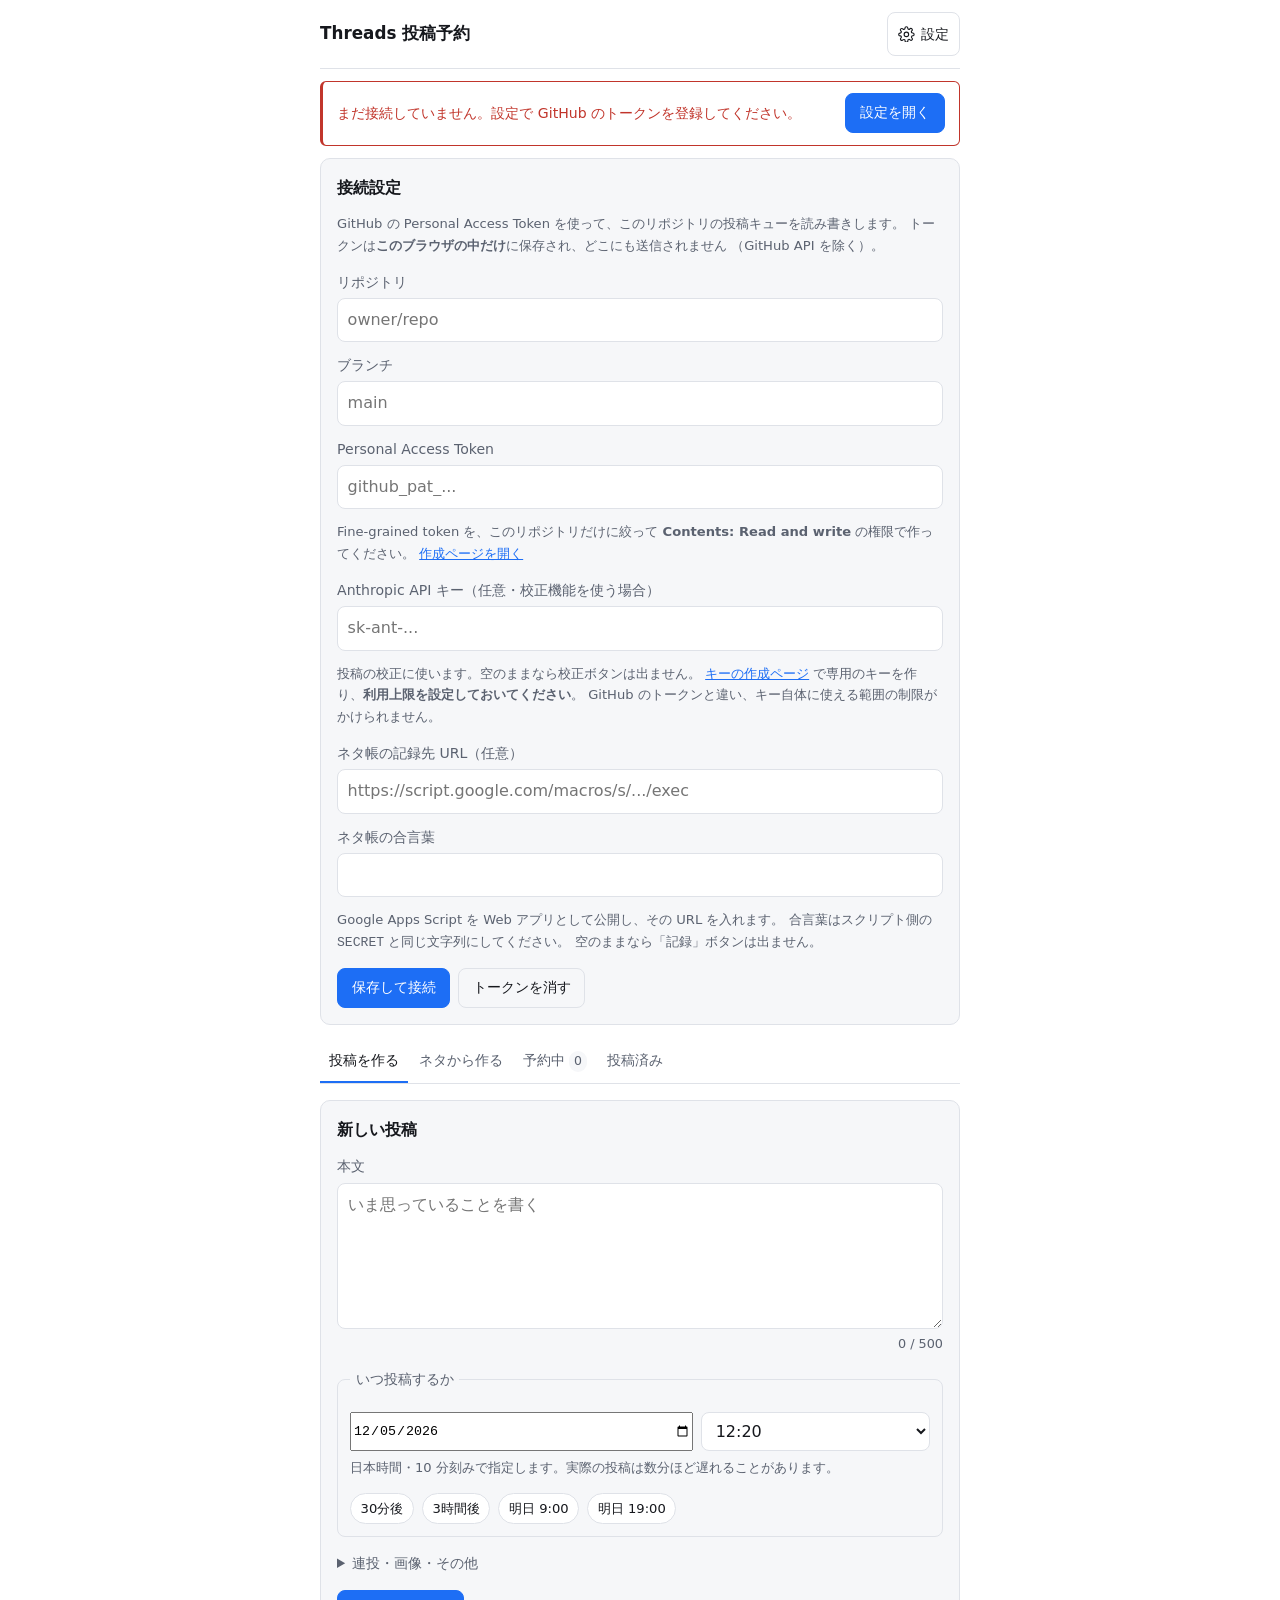
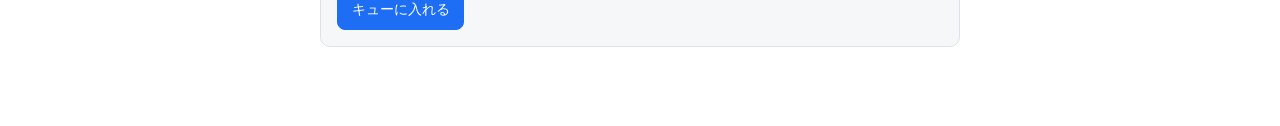
<file: docs/index.html>
<!doctype html>
<html lang="ja">
  <head>
    <meta charset="utf-8" />
    <meta name="viewport" content="width=device-width, initial-scale=1" />
    <meta name="color-scheme" content="light dark" />
    <title>Threads 投稿予約</title>
    <link rel="stylesheet" href="./styles.css?v=16" />
  </head>
  <body>
    <header class="topbar">
      <h1>Threads 投稿予約</h1>
      <div class="topbar-actions">
        <button id="open-notes" class="icon-btn" type="button" title="ネタを記録する">
          <svg viewBox="0 0 24 24" aria-hidden="true"><path d="M4 4h11l5 5v11a0 0 0 0 1 0 0H4z"/><path d="M15 4v5h5"/><path d="M8 13h8M8 17h5"/></svg>
          <span class="icon-btn-label">記録</span>
        </button>
        <button id="open-settings" class="icon-btn" type="button" title="接続設定">
          <svg viewBox="0 0 24 24" aria-hidden="true"><circle cx="12" cy="12" r="3.2"/><path d="M19.4 15a1.6 1.6 0 0 0 .3 1.8l.1.1a2 2 0 1 1-2.8 2.8l-.1-.1a1.6 1.6 0 0 0-1.8-.3 1.6 1.6 0 0 0-1 1.5V21a2 2 0 1 1-4 0v-.1A1.6 1.6 0 0 0 9 19.4a1.6 1.6 0 0 0-1.8.3l-.1.1a2 2 0 1 1-2.8-2.8l.1-.1a1.6 1.6 0 0 0 .3-1.8 1.6 1.6 0 0 0-1.5-1H3a2 2 0 1 1 0-4h.1A1.6 1.6 0 0 0 4.6 9a1.6 1.6 0 0 0-.3-1.8l-.1-.1a2 2 0 1 1 2.8-2.8l.1.1a1.6 1.6 0 0 0 1.8.3H9a1.6 1.6 0 0 0 1-1.5V3a2 2 0 1 1 4 0v.1a1.6 1.6 0 0 0 1 1.5 1.6 1.6 0 0 0 1.8-.3l.1-.1a2 2 0 1 1 2.8 2.8l-.1.1a1.6 1.6 0 0 0-.3 1.8V9a1.6 1.6 0 0 0 1.5 1H21a2 2 0 1 1 0 4h-.1a1.6 1.6 0 0 0-1.5 1z"/></svg>
          <span class="icon-btn-label">設定</span>
          <span id="conn-dot" class="conn-dot" aria-hidden="true"></span>
        </button>
      </div>
    </header>

    <!-- 接続できていないときだけ出す。正常時は何も出さない。 -->
    <div id="conn-alert" class="conn-alert" role="status" hidden>
      <span id="conn-alert-text"></span>
      <button id="conn-alert-open" class="btn btn-primary" type="button">設定を開く</button>
    </div>

    <div id="banner" class="banner" hidden></div>

    <!-- 設定 -->
    <section id="settings" class="panel" hidden>
      <h2>接続設定</h2>
      <p id="conn-detail" class="conn-detail" hidden></p>
      <p class="note">
        GitHub の Personal Access Token を使って、このリポジトリの投稿キューを読み書きします。
        トークンは<strong>このブラウザの中だけ</strong>に保存され、どこにも送信されません
        （GitHub API を除く）。
      </p>
      <label>
        リポジトリ
        <input id="cfg-repo" type="text" placeholder="owner/repo" autocomplete="off" />
      </label>
      <label>
        ブランチ
        <input id="cfg-branch" type="text" placeholder="main" autocomplete="off" />
      </label>
      <label>
        Personal Access Token
        <input id="cfg-token" type="password" placeholder="github_pat_..." autocomplete="off" />
      </label>
      <p class="note">
        Fine-grained token を、このリポジトリだけに絞って
        <strong>Contents: Read and write</strong> の権限で作ってください。
        <a id="pat-link" href="https://github.com/settings/personal-access-tokens/new" target="_blank" rel="noreferrer">作成ページを開く</a>
      </p>

      <label>
        Anthropic API キー（任意・校正機能を使う場合）
        <input id="cfg-anthropic" type="password" placeholder="sk-ant-..." autocomplete="off" />
      </label>
      <p class="note">
        投稿の校正に使います。空のままなら校正ボタンは出ません。
        <a href="https://console.anthropic.com/settings/keys" target="_blank" rel="noreferrer">キーの作成ページ</a>
        で専用のキーを作り、<strong>利用上限を設定しておいてください</strong>。
        GitHub のトークンと違い、キー自体に使える範囲の制限がかけられません。
      </p>
      <label>
        ネタ帳の記録先 URL（任意）
        <input id="cfg-notes-url" type="url" placeholder="https://script.google.com/macros/s/.../exec" autocomplete="off" />
      </label>
      <label>
        ネタ帳の合言葉
        <input id="cfg-notes-secret" type="password" autocomplete="off" />
      </label>
      <p class="note">
        Google Apps Script を Web アプリとして公開し、その URL を入れます。
        合言葉はスクリプト側の <code>SECRET</code> と同じ文字列にしてください。
        空のままなら「記録」ボタンは出ません。
      </p>

      <div class="row">
        <button id="save-settings" class="btn btn-primary" type="button">保存して接続</button>
        <button id="clear-settings" class="btn btn-ghost" type="button">トークンを消す</button>
      </div>
    </section>

    <!-- ネタの記録 -->
    <section id="notes" class="panel" hidden>
      <h2>ネタを記録する</h2>
      <p class="note">
        思いついたこと、あったこと、引っかかっていること。整える必要はありません。
        単語でも、言いかけでも構いません。日時は自動で付きます。
      </p>
      <label>
        <textarea id="n-text" rows="6" placeholder="例: 現場で「これ自分でもできますか」と聞かれた。"></textarea>
      </label>
      <div class="counter"><span id="n-count">0</span> 文字</div>
      <div class="row">
        <button id="save-note" class="btn btn-primary" type="button">記録する</button>
        <button id="close-notes" class="btn btn-ghost" type="button">閉じる</button>
        <span id="note-status" class="note"></span>
      </div>
      <p id="notes-unset" class="note" hidden>
        記録先が未設定です。設定の「ネタ帳の記録先」に、Google Apps Script の URL と合言葉を入れてください。
      </p>
    </section>

    <nav class="tabs" role="tablist">
      <button class="tab is-active" data-tab="compose" role="tab" type="button">投稿を作る</button>
      <button class="tab" data-tab="split" role="tab" type="button">ネタから作る</button>
      <button class="tab" data-tab="queue" role="tab" type="button">
        予約中 <span id="queue-count" class="count">0</span>
      </button>
      <button class="tab" data-tab="history" role="tab" type="button">投稿済み</button>
    </nav>

    <!-- 投稿を作る -->
    <section id="tab-compose" class="tabpanel" role="tabpanel">
      <form id="composer" class="panel">
        <div id="edit-bar" class="edit-bar" hidden>
          <span class="edit-chip">編集中</span>
          <span id="edit-target" class="edit-target"></span>
          <button id="cancel-edit-top" class="btn btn-ghost" type="button">やめる</button>
        </div>
        <h2 id="composer-title">新しい投稿</h2>

        <label>
          本文
          <textarea id="f-text" rows="5" maxlength="500" placeholder="いま思っていることを書く"></textarea>
        </label>
        <div class="counter"><span id="count-text">0</span> / 500</div>

        <div class="row proofread-bar" id="proofread-bar" hidden>
          <button id="proofread" class="btn" type="button">Claude で校正する</button>
          <span id="proofread-status" class="note"></span>
        </div>

        <div id="proofread-result" class="proofread" hidden>
          <div class="field-label">校正案</div>
          <div id="proofread-text" class="card-text"></div>
          <ul id="proofread-notes" class="notes"></ul>
          <div class="row">
            <button id="apply-proofread" class="btn btn-primary" type="button">この文面にする</button>
            <button id="dismiss-proofread" class="btn btn-ghost" type="button">閉じる</button>
          </div>
        </div>

        <fieldset class="when">
          <legend>いつ投稿するか</legend>
          <div id="when-scheduled">
            <div class="datetime">
              <input id="f-date" type="date" aria-label="投稿する日付" />
              <select id="f-time" aria-label="投稿する時刻"></select>
            </div>
            <div class="note">日本時間・10 分刻みで指定します。実際の投稿は数分ほど遅れることがあります。</div>
            <div class="row quick">
              <button class="btn btn-chip" type="button" data-quick="30">30分後</button>
              <button class="btn btn-chip" type="button" data-quick="180">3時間後</button>
              <button class="btn btn-chip" type="button" data-quick="tomorrow9">明日 9:00</button>
              <button class="btn btn-chip" type="button" data-quick="tomorrow19">明日 19:00</button>
            </div>
          </div>
        </fieldset>

        <details class="more">
          <summary>連投・画像・その他</summary>

          <div class="field">
            <span class="field-label">連投（1件目への返信として順につながります）</span>
            <div id="thread-parts"></div>
            <button id="add-thread" class="btn btn-ghost" type="button">＋ 連投を追加</button>
          </div>

          <div class="field">
            <span class="field-label">画像</span>
            <input id="f-image" type="file" accept="image/jpeg,image/png" />
            <div id="image-preview" class="image-preview" hidden>
              <img id="image-thumb" alt="添付画像のプレビュー" />
              <div>
                <div id="image-name" class="mono"></div>
                <button id="remove-image" class="btn btn-ghost" type="button">外す</button>
              </div>
            </div>
            <label>
              代替テキスト（読み上げ用の説明）
              <input id="f-alt" type="text" placeholder="例: 雨の降る福井の街並み" />
            </label>
            <div class="note">
              JPEG / PNG、8MB まで。リポジトリの assets/images/ に保存され、その公開 URL を Threads に渡します。
            </div>
          </div>

          <label>
            リンク（本文に添えるカード）
            <input id="f-link" type="url" placeholder="https://example.com" />
          </label>

          <label>
            返信できる人
            <select id="f-reply-control">
              <option value="">指定しない（全員）</option>
              <option value="everyone">全員</option>
              <option value="accounts_you_follow">フォローしているアカウントのみ</option>
              <option value="mentioned_only">メンションしたアカウントのみ</option>
            </select>
          </label>
        </details>

        <div class="row">
          <button id="submit" class="btn btn-primary" type="submit">キューに入れる</button>
          <button id="cancel-edit" class="btn btn-ghost" type="button" hidden>編集をやめる</button>
        </div>
      </form>
    </section>

    <!-- ネタから作る -->
    <section id="tab-split" class="tabpanel" role="tabpanel" hidden>
      <form id="splitter" class="panel">
        <h2>ネタから投稿を作る</h2>
        <p class="note">
          話したいことをそのまま書いてください。箇条書きでも、思いつくままでも構いません。
          Claude が読んで、独立して読める投稿に分けます。
        </p>
        <label>
          ネタ
          <textarea id="s-source" rows="8" placeholder="例: 今日は自動投稿の仕組みを作った。GitHub Actions の cron が動かなくて…"></textarea>
        </label>
        <div class="counter"><span id="s-count">0</span> 文字</div>
        <label>
          何本に分けるか
          <select id="s-parts">
            <option value="2">2 本</option>
            <option value="3" selected>3 本</option>
            <option value="4">4 本</option>
            <option value="5">5 本</option>
          </select>
        </label>
        <div class="row">
          <button id="split" class="btn btn-primary" type="submit">Claude で分ける</button>
          <span id="split-status" class="note"></span>
        </div>
      </form>

      <div id="split-result" class="panel" hidden>
        <h2>できた投稿</h2>
        <p class="note">そのまま直せます。要らない本は「外す」で除けます。</p>
        <div id="split-items"></div>

        <fieldset class="when">
          <legend>いつから投稿するか</legend>
          <div class="datetime">
            <input id="s-date" type="date" aria-label="1 本目の日付" />
            <select id="s-time" aria-label="1 本目の時刻"></select>
          </div>
          <label>
            間隔
            <select id="s-interval">
              <option value="30">30 分おき</option>
              <option value="60">1 時間おき</option>
              <option value="180">3 時間おき</option>
              <option value="1440" selected>1 日おき</option>
            </select>
          </label>
          <div id="split-preview" class="note"></div>
        </fieldset>

        <div class="row">
          <button id="save-split" class="btn btn-primary" type="button">まとめて予約する</button>
          <button id="discard-split" class="btn btn-ghost" type="button">やめる</button>
        </div>
      </div>
    </section>

    <!-- 予約中 -->
    <section id="tab-queue" class="tabpanel" role="tabpanel" hidden>
      <div id="queue-list" class="list"></div>
      <p id="queue-empty" class="empty" hidden>予約中の投稿はありません。</p>
    </section>

    <!-- 投稿済み -->
    <section id="tab-history" class="tabpanel" role="tabpanel" hidden>
      <div id="history-list" class="list"></div>
      <p id="history-empty" class="empty" hidden>まだ投稿はありません。</p>
    </section>

    <script src="./app.js?v=16"></script>
  </body>
</html>
</file>
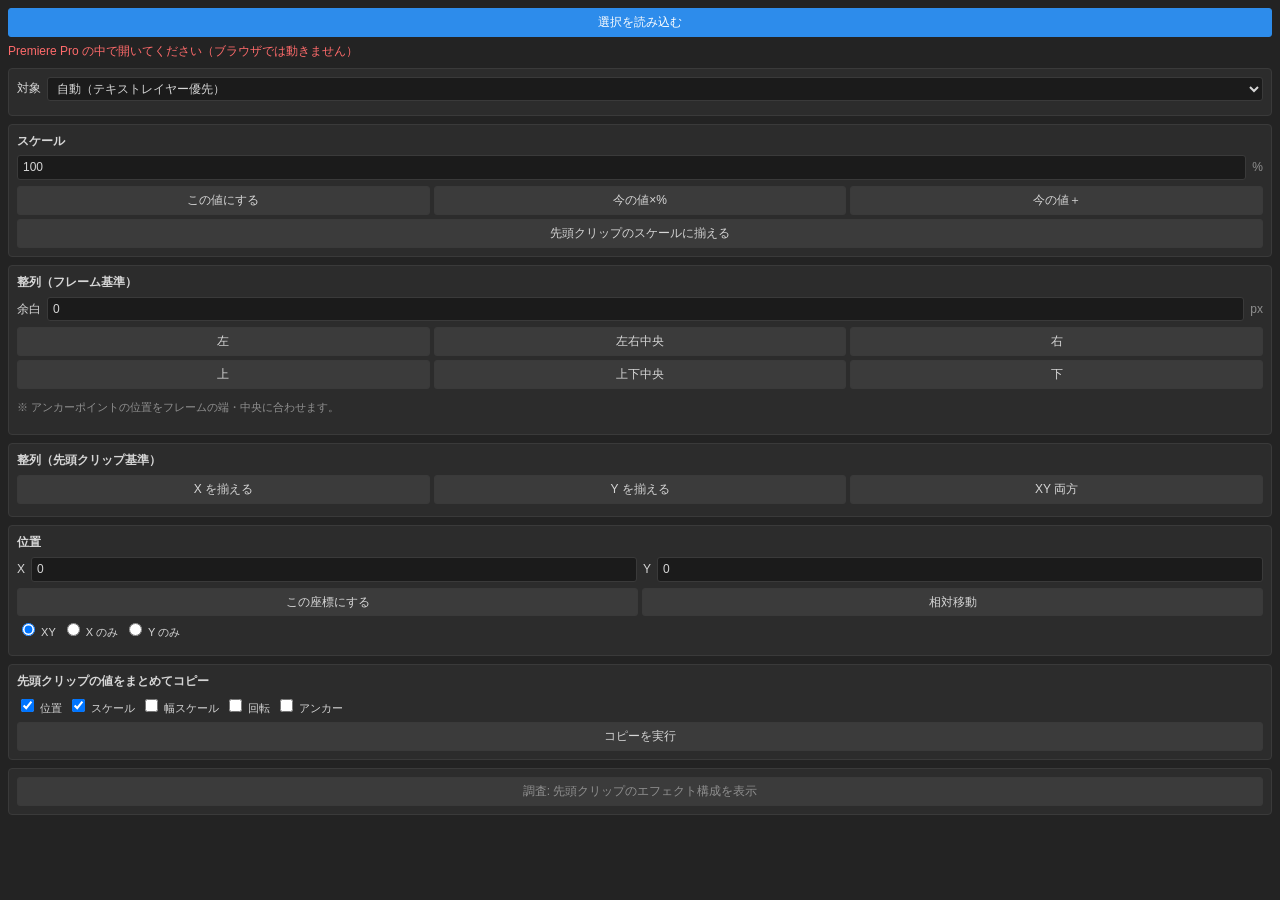
<file: premiere-telop-batch/index.html>
<!DOCTYPE html>
<html lang="ja">
<head>
  <meta charset="UTF-8">
  <title>テロップ一括調整</title>
  <link rel="stylesheet" href="css/style.css">
</head>
<body>
  <header>
    <button id="refresh" class="primary">選択を読み込む</button>
    <div id="status" class="muted">タイムラインでテロップを複数選択してください</div>
  </header>

  <section>
    <label class="row">
      <span>対象</span>
      <select id="target">
        <option value="auto">自動（テキストレイヤー優先）</option>
        <option value="text">テキストレイヤーのトランスフォーム</option>
        <option value="motion">クリップのモーション</option>
      </select>
    </label>
    <div id="ref" class="muted small"></div>
  </section>

  <section>
    <h2>スケール</h2>
    <div class="row">
      <input id="scaleValue" type="number" value="100" step="1">
      <span class="unit">%</span>
    </div>
    <div class="grid3">
      <button data-scale="set" title="全クリップのスケールをこの値にする">この値にする</button>
      <button data-scale="mul" title="今のスケールに対して ○% 倍（例: 90 で 1 割縮小）">今の値×%</button>
      <button data-scale="add" title="今のスケールに加算（マイナス可）">今の値＋</button>
    </div>
    <button data-scale="ref" class="wide">先頭クリップのスケールに揃える</button>
  </section>

  <section>
    <h2>整列（フレーム基準）</h2>
    <div class="row">
      <span>余白</span>
      <input id="margin" type="number" value="0" step="1">
      <span class="unit">px</span>
    </div>
    <div class="grid3">
      <button data-align="left">左</button>
      <button data-align="hcenter">左右中央</button>
      <button data-align="right">右</button>
      <button data-align="top">上</button>
      <button data-align="vcenter">上下中央</button>
      <button data-align="bottom">下</button>
    </div>
    <p class="muted small">※ アンカーポイントの位置をフレームの端・中央に合わせます。</p>
  </section>

  <section>
    <h2>整列（先頭クリップ基準）</h2>
    <div class="grid3">
      <button data-refpos="x">X を揃える</button>
      <button data-refpos="y">Y を揃える</button>
      <button data-refpos="xy">XY 両方</button>
    </div>
  </section>

  <section>
    <h2>位置</h2>
    <div class="row">
      <span>X</span><input id="posX" type="number" value="0" step="1">
      <span>Y</span><input id="posY" type="number" value="0" step="1">
    </div>
    <div class="grid2">
      <button data-pos="set" title="X・Y をこの座標(px)にする">この座標にする</button>
      <button data-pos="offset" title="今の位置から X・Y px 動かす">相対移動</button>
    </div>
    <div class="row small">
      <label><input type="radio" name="axis" value="xy" checked> XY</label>
      <label><input type="radio" name="axis" value="x"> X のみ</label>
      <label><input type="radio" name="axis" value="y"> Y のみ</label>
    </div>
  </section>

  <section>
    <h2>先頭クリップの値をまとめてコピー</h2>
    <div class="row small wrap">
      <label><input type="checkbox" name="match" value="position" checked> 位置</label>
      <label><input type="checkbox" name="match" value="scale" checked> スケール</label>
      <label><input type="checkbox" name="match" value="scaleWidth"> 幅スケール</label>
      <label><input type="checkbox" name="match" value="rotation"> 回転</label>
      <label><input type="checkbox" name="match" value="anchor"> アンカー</label>
    </div>
    <button id="match" class="wide">コピーを実行</button>
  </section>

  <section>
    <button id="inspect" class="wide subtle">調査: 先頭クリップのエフェクト構成を表示</button>
    <pre id="log"></pre>
  </section>

  <script src="js/main.js"></script>
</body>
</html>
</file>
<file: docs/styles.css>
:root {
  --bg: #ffffff;
  --bg-soft: #f6f7f9;
  --fg: #16181d;
  --fg-muted: #5b6270;
  --border: #dfe2e8;
  --accent: #1d6ef5;
  --accent-fg: #ffffff;
  --danger: #c1352b;
  --ok: #1a7f4b;
  --accent-soft: #e7f0fe;
  --radius: 10px;
}

@media (prefers-color-scheme: dark) {
  :root {
    --bg: #14161a;
    --bg-soft: #1c1f25;
    --fg: #e8eaed;
    --fg-muted: #9aa2b1;
    --border: #2c313a;
    --accent: #4d8dff;
    --accent-fg: #0b1220;
    --danger: #ff7a70;
    --ok: #5cd196;
    --accent-soft: #16263d;
  }
}

* { box-sizing: border-box; }

/* display を指定した要素にも hidden 属性を効かせる */
[hidden] { display: none !important; }

body {
  margin: 0 auto;
  padding: 0 1rem 4rem;
  max-width: 42rem;
  background: var(--bg);
  color: var(--fg);
  font-family: system-ui, -apple-system, "Hiragino Sans", "Noto Sans JP", sans-serif;
  line-height: 1.65;
}

/* 上端に貼り付ける。長いキューを見ているときでも、記録と設定に手が届く。 */
.topbar {
  position: sticky;
  top: 0;
  z-index: 20;
  display: flex;
  align-items: center;
  justify-content: space-between;
  gap: 0.75rem;
  padding: 0.75rem 0;
  background: var(--bg);
  border-bottom: 1px solid var(--border);
}

.topbar h1 { margin: 0; font-size: 1.05rem; white-space: nowrap; }
.topbar-actions { display: flex; align-items: center; gap: 0.5rem; }

/* 上部のアイコンボタン。狭い画面では文字を畳んでアイコンだけにする。 */
.icon-btn {
  display: inline-flex;
  align-items: center;
  gap: 0.35rem;
  position: relative;
  padding: 0.4rem 0.65rem;
  border: 1px solid var(--border);
  border-radius: 8px;
  background: var(--bg);
  color: var(--fg);
  font: inherit;
  font-size: 0.85rem;
  cursor: pointer;
}
.icon-btn { min-height: 2.75rem; }
.icon-btn:hover { background: var(--bg-soft); }
.icon-btn:focus-visible { outline: 2px solid var(--accent); outline-offset: 2px; }
.icon-btn svg {
  width: 1.05rem;
  height: 1.05rem;
  flex: none;
  fill: none;
  stroke: currentColor;
  stroke-width: 1.6;
  stroke-linecap: round;
  stroke-linejoin: round;
}

/* 接続できているときの印。異常時は色を変えず、下の帯で知らせる。 */
.conn-dot {
  width: 7px;
  height: 7px;
  border-radius: 50%;
  background: var(--ok);
  flex: none;
  margin-left: 0.1rem;
}
.conn-dot[hidden] { display: none !important; }

/* 接続できていないときだけ出る帯。正常時は何も出さない。 */
.conn-alert {
  display: flex;
  align-items: center;
  gap: 0.75rem;
  flex-wrap: wrap;
  margin: 0.75rem 0;
  padding: 0.7rem 0.9rem;
  border: 1px solid var(--danger);
  border-left-width: 3px;
  border-radius: 6px;
  color: var(--danger);
  font-size: 0.88rem;
}
.conn-alert > span { flex: 1 1 12rem; }
.conn-alert .btn { flex: none; }

/* 設定パネルの中に出す接続先。ふだんは見せる必要がない情報。 */
.conn-detail {
  margin: 0 0 0.9rem;
  padding: 0.55rem 0.75rem;
  border: 1px solid var(--border);
  border-left: 3px solid var(--ok);
  border-radius: 6px;
  background: var(--bg-soft);
  font-size: 0.82rem;
  color: var(--fg-muted);
  line-height: 1.7;
}
.conn-detail b { color: var(--ok); font-weight: 600; }
.conn-detail .mono { color: var(--fg); }

/* 記録は思いついた瞬間に押すもの。いちばん押しやすくしておく。
   設定はめったに触らないので小さいままにして、差をつける。 */
#open-notes {
  padding: 0.6rem 1.1rem;
  font-size: 0.95rem;
  font-weight: 600;
  background: var(--accent-soft);
  border-color: var(--accent);
  color: var(--accent);
}
#open-notes svg { width: 1.25rem; height: 1.25rem; stroke-width: 1.8; }
#open-notes:hover { background: var(--accent); color: var(--accent-fg); }

@media (max-width: 420px) {
  /* 畳むのは設定の文字だけ。記録は文字を残す。 */
  #open-settings .icon-btn-label { display: none; }
  /* 文字を畳んでも指で押せる大きさは確保する。 */
  #open-settings { padding: 0.45rem; min-width: 2.75rem; justify-content: center; }
  .topbar h1 { font-size: 0.95rem; }
}

.badge {
  padding: 0.15rem 0.5rem;
  border-radius: 999px;
  font-size: 0.75rem;
  border: 1px solid var(--border);
  color: var(--fg-muted);
  white-space: nowrap;
  overflow: hidden;
  text-overflow: ellipsis;
  max-width: 9rem;
}
.badge-on { color: var(--ok); border-color: currentColor; }
.badge-off { color: var(--fg-muted); }

.banner {
  margin: 0.75rem 0;
  padding: 0.6rem 0.8rem;
  border-radius: var(--radius);
  border: 1px solid var(--border);
  background: var(--bg-soft);
  font-size: 0.9rem;
}
.banner-error { border-color: var(--danger); color: var(--danger); }
.banner-ok { border-color: var(--ok); color: var(--ok); }

.tabs {
  display: flex;
  gap: 0.15rem;
  margin: 1rem 0;
  border-bottom: 1px solid var(--border);
  /* タブが増えても折り返さず、入りきらなければ横スクロールさせる */
  overflow-x: auto;
  scrollbar-width: none;
}
.tabs::-webkit-scrollbar { display: none; }

.tab {
  flex: 0 0 auto;
  padding: 0.5rem 0.55rem;
  border: 0;
  border-bottom: 2px solid transparent;
  background: none;
  color: var(--fg-muted);
  font: inherit;
  font-size: 0.9rem;
  white-space: nowrap;
  cursor: pointer;
}
.tab.is-active { color: var(--fg); border-bottom-color: var(--accent); }

.count {
  display: inline-block;
  min-width: 1.4em;
  padding: 0 0.35em;
  border-radius: 999px;
  background: var(--bg-soft);
  font-size: 0.78rem;
  text-align: center;
}

.panel {
  margin: 0 0 1rem;
  padding: 1rem;
  border: 1px solid var(--border);
  border-radius: var(--radius);
  background: var(--bg-soft);
}
.panel h2 { margin: 0 0 0.75rem; font-size: 1rem; }

label {
  display: block;
  margin-bottom: 0.75rem;
  font-size: 0.88rem;
  color: var(--fg-muted);
}
label.radio { display: flex; align-items: flex-start; gap: 0.4rem; color: var(--fg); }
label.radio input { margin-top: 0.45rem; }

input[type="text"],
input[type="url"],
input[type="password"],
input[type="datetime-local"],
select,
textarea {
  display: block;
  width: 100%;
  margin-top: 0.25rem;
  padding: 0.5rem 0.6rem;
  border: 1px solid var(--border);
  border-radius: 8px;
  background: var(--bg);
  color: var(--fg);
  font: inherit;
  font-size: 1rem;
}
textarea { resize: vertical; line-height: 1.6; }
input[type="file"] { font-size: 0.9rem; color: var(--fg-muted); }

.counter { margin: -0.5rem 0 0.9rem; font-size: 0.8rem; color: var(--fg-muted); text-align: right; }
.counter.over { color: var(--danger); }

fieldset.when {
  margin: 0 0 0.9rem;
  padding: 0.75rem;
  border: 1px solid var(--border);
  border-radius: 8px;
}
fieldset.when legend { padding: 0 0.35rem; font-size: 0.85rem; color: var(--fg-muted); }
#when-scheduled { margin-top: 0.6rem; }

.row { display: flex; flex-wrap: wrap; gap: 0.5rem; align-items: center; }
.datetime { display: flex; gap: 0.5rem; }
.datetime input { flex: 1 1 60%; margin-top: 0; }
.datetime select { flex: 1 1 40%; margin-top: 0; }
.row.quick { margin-top: 0.5rem; }

.btn {
  padding: 0.45rem 0.85rem;
  border: 1px solid var(--border);
  border-radius: 8px;
  background: var(--bg);
  color: var(--fg);
  font: inherit;
  font-size: 0.9rem;
  cursor: pointer;
}
.btn:hover { border-color: var(--accent); }
.btn:disabled { opacity: 0.5; cursor: not-allowed; }
.btn-primary { background: var(--accent); border-color: var(--accent); color: var(--accent-fg); }
.btn-ghost { background: none; }
.btn-chip { padding: 0.25rem 0.6rem; border-radius: 999px; font-size: 0.82rem; }
.btn-danger { color: var(--danger); }

.more { margin-bottom: 0.9rem; }
.more summary { cursor: pointer; font-size: 0.9rem; color: var(--fg-muted); }
.field { margin: 0.9rem 0; }
.field-label { display: block; margin-bottom: 0.35rem; font-size: 0.88rem; color: var(--fg-muted); }

.thread-part { display: flex; gap: 0.4rem; align-items: flex-start; margin-bottom: 0.4rem; }
.thread-part textarea { margin-top: 0; }

.image-preview { display: flex; gap: 0.75rem; align-items: center; margin: 0.5rem 0; }
.image-preview img { width: 72px; height: 72px; object-fit: cover; border-radius: 8px; border: 1px solid var(--border); }

.note { margin: 0.35rem 0 0.9rem; font-size: 0.82rem; color: var(--fg-muted); }
.mono { font-family: ui-monospace, SFMono-Regular, Menlo, monospace; font-size: 0.8rem; word-break: break-all; }

.list { display: flex; flex-direction: column; gap: 0.6rem; }

.card {
  padding: 0.8rem;
  border: 1px solid var(--border);
  border-radius: var(--radius);
  background: var(--bg-soft);
}
.card-when { font-size: 0.8rem; color: var(--fg-muted); margin-bottom: 0.35rem; }
.card-when.due { color: var(--danger); }
.card-text { white-space: pre-wrap; overflow-wrap: anywhere; }
.card-meta { margin-top: 0.4rem; font-size: 0.8rem; color: var(--fg-muted); }
.card-actions { display: flex; gap: 0.4rem; margin-top: 0.6rem; }
.card img.attached { max-width: 100%; margin-top: 0.5rem; border-radius: 8px; border: 1px solid var(--border); }

.empty { color: var(--fg-muted); text-align: center; padding: 2rem 0; }

a { color: var(--accent); }

/* 校正 */
.proofread-bar { margin-bottom: 0.9rem; }

.proofread {
  margin: 0 0 0.9rem;
  padding: 0.8rem;
  border: 1px solid var(--accent);
  border-radius: var(--radius);
  background: var(--bg);
}

.proofread .card-text { margin-bottom: 0.5rem; }

.notes {
  margin: 0 0 0.7rem;
  padding-left: 1.1rem;
  font-size: 0.84rem;
  color: var(--fg-muted);
}
.notes li { margin-bottom: 0.2rem; }
.notes .kind { color: var(--fg); }

/* ネタから作る */
.split-item {
  margin-bottom: 0.9rem;
  padding: 0.7rem;
  border: 1px solid var(--border);
  border-radius: var(--radius);
  background: var(--bg);
}
.split-item textarea { margin-top: 0.35rem; }
.split-item .counter { margin: 0.2rem 0 0; }
.split-item .card-actions { margin-top: 0.3rem; }

#split-preview { margin: 0.6rem 0 0; }

/* 分割結果のなかに出す校正欄は、外側の枠と入れ子になるので控えめにする */
.proofread-inline {
  margin-top: 0.6rem;
  padding: 0.65rem 0.75rem;
  background: var(--bg-soft);
  font-size: 0.92rem;
}
.proofread-inline .notes { margin-bottom: 0.55rem; }
.split-item .card-actions { flex-wrap: wrap; align-items: center; }
.split-item .card-actions .note { margin: 0; }

/* 編集中であることを、色と帯ではっきり出す */
.panel.is-editing {
  border-color: var(--accent);
  background: var(--bg);
}

.edit-bar {
  display: flex;
  align-items: center;
  gap: 0.5rem;
  flex-wrap: wrap;
  margin: 0 0 0.9rem;
  padding: 0.5rem 0.6rem;
  background: var(--accent-soft);
  border-radius: 8px;
}

.edit-chip {
  flex: 0 0 auto;
  padding: 0.12rem 0.5rem;
  border-radius: 999px;
  background: var(--accent);
  color: var(--accent-fg);
  font-size: 0.75rem;
  font-weight: 700;
}

.edit-target {
  flex: 1 1 8rem;
  font-size: 0.82rem;
  color: var(--fg-muted);
  overflow-wrap: anywhere;
}

.edit-bar .btn { flex: 0 0 auto; padding: 0.25rem 0.6rem; font-size: 0.82rem; }

/* 別のタブにいても編集中だと分かるように印を出す */
.tab-dot {
  display: inline-block;
  width: 0.45rem;
  height: 0.45rem;
  margin-left: 0.3rem;
  border-radius: 50%;
  background: var(--accent);
  vertical-align: middle;
}
</file>
<file: premiere-telop-batch/css/style.css>
:root {
  --bg: #232323;
  --panel: #2c2c2c;
  --line: #3a3a3a;
  --text: #d6d6d6;
  --muted: #8f8f8f;
  --accent: #2d8ceb;
  --btn: #3b3b3b;
  --btn-hover: #474747;
  --error: #ff6b6b;
}

* { box-sizing: border-box; }

body {
  margin: 0;
  padding: 8px;
  background: var(--bg);
  color: var(--text);
  font: 12px/1.4 "Hiragino Sans", "Yu Gothic UI", "Meiryo", sans-serif;
}

header { margin-bottom: 8px; }

section {
  background: var(--panel);
  border: 1px solid var(--line);
  border-radius: 4px;
  padding: 8px;
  margin-bottom: 8px;
}

h2 { font-size: 12px; margin: 0 0 6px; font-weight: 600; }

.row { display: flex; align-items: center; gap: 6px; margin-bottom: 6px; }
.row.wrap { flex-wrap: wrap; }
.row > select, .row > input[type=number] { flex: 1; min-width: 0; }

.grid2, .grid3 { display: grid; gap: 4px; margin-bottom: 4px; }
.grid2 { grid-template-columns: 1fr 1fr; }
.grid3 { grid-template-columns: 1fr 1fr 1fr; }

input[type=number], select {
  background: #1b1b1b;
  color: var(--text);
  border: 1px solid var(--line);
  border-radius: 3px;
  padding: 3px 5px;
  font: inherit;
}

button {
  background: var(--btn);
  color: var(--text);
  border: 1px solid var(--line);
  border-radius: 3px;
  padding: 5px 4px;
  font: inherit;
  cursor: pointer;
}
button:hover { background: var(--btn-hover); }
button:active { transform: translateY(1px); }
button.primary { background: var(--accent); border-color: var(--accent); color: #fff; width: 100%; }
button.wide { width: 100%; }
button.subtle { color: var(--muted); }
button:disabled { opacity: .5; cursor: default; }

.unit { color: var(--muted); }
.muted { color: var(--muted); }
.small { font-size: 11px; }
#status { margin-top: 6px; }
#status.error, .error { color: var(--error); }

pre#log {
  white-space: pre-wrap;
  word-break: break-all;
  max-height: 220px;
  overflow: auto;
  margin: 6px 0 0;
  font: 11px/1.35 Menlo, Consolas, monospace;
  color: var(--muted);
}
pre#log:empty { display: none; }
</file>
